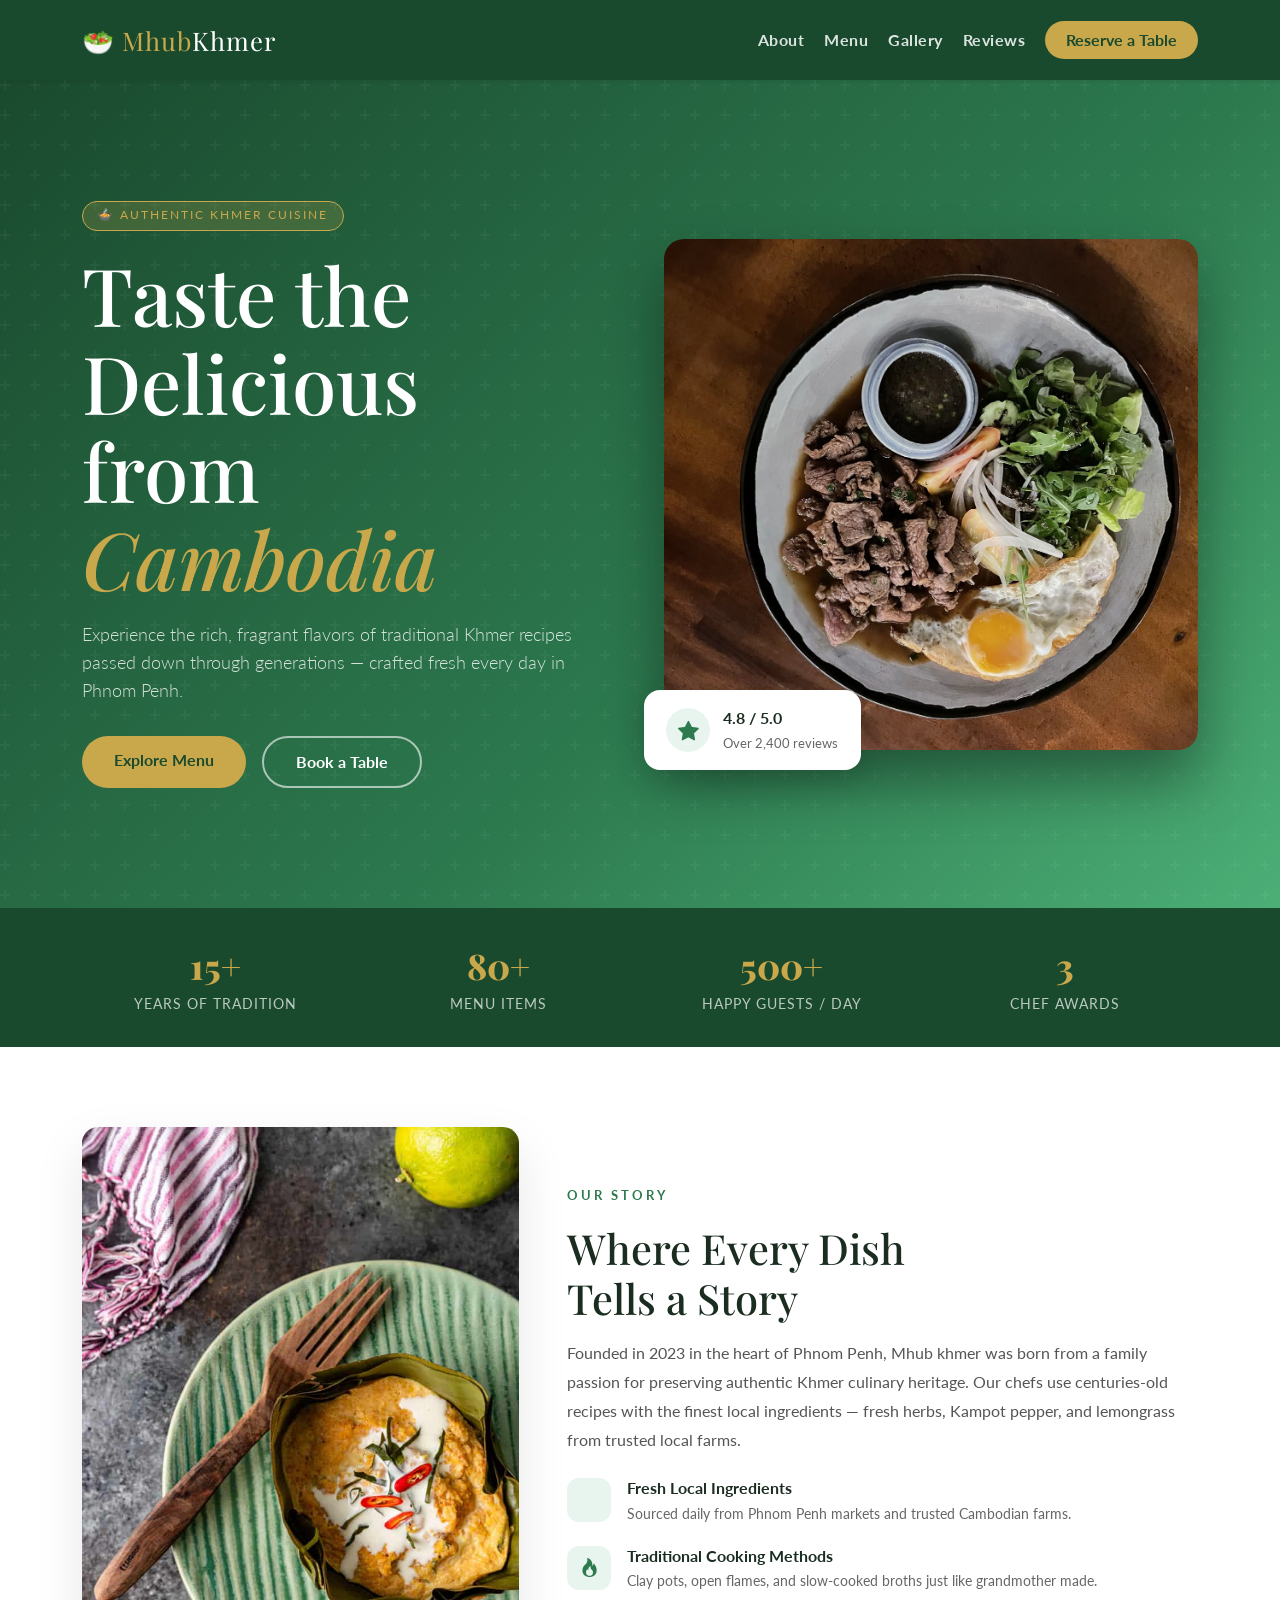
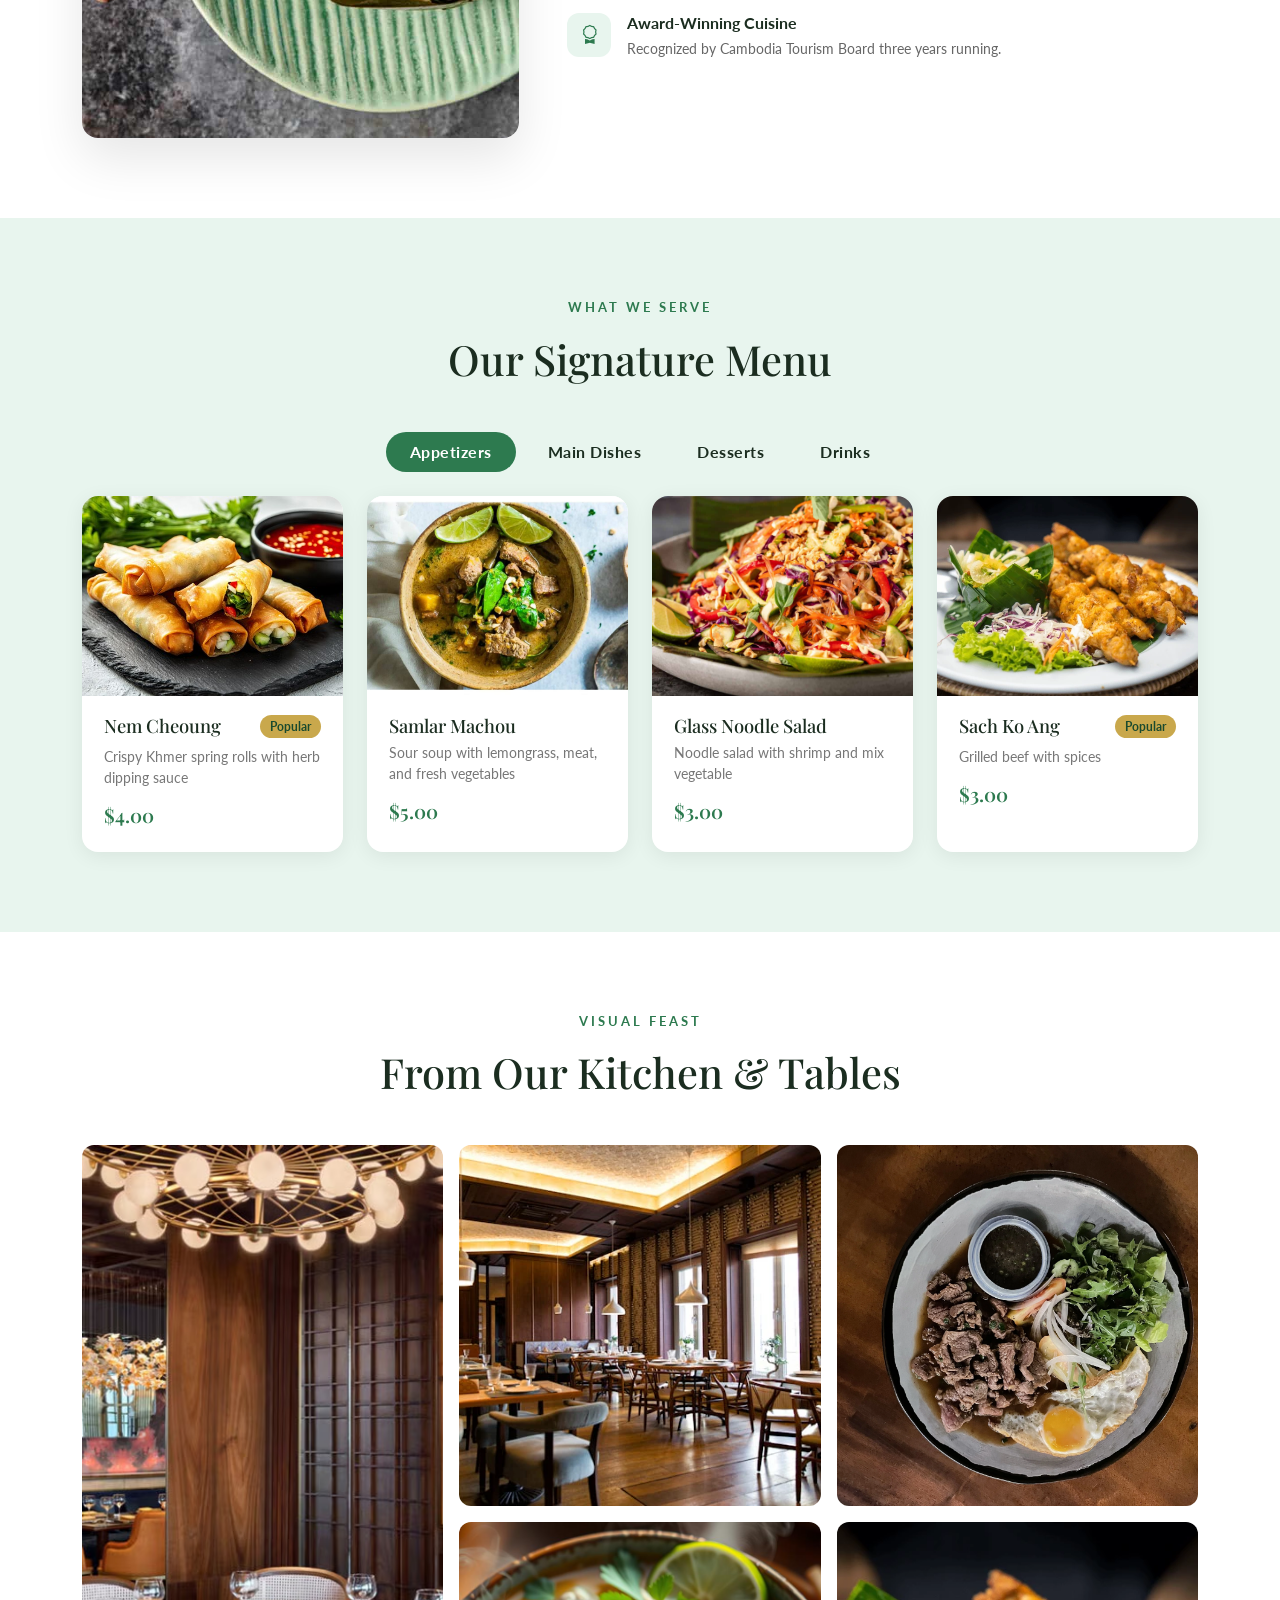
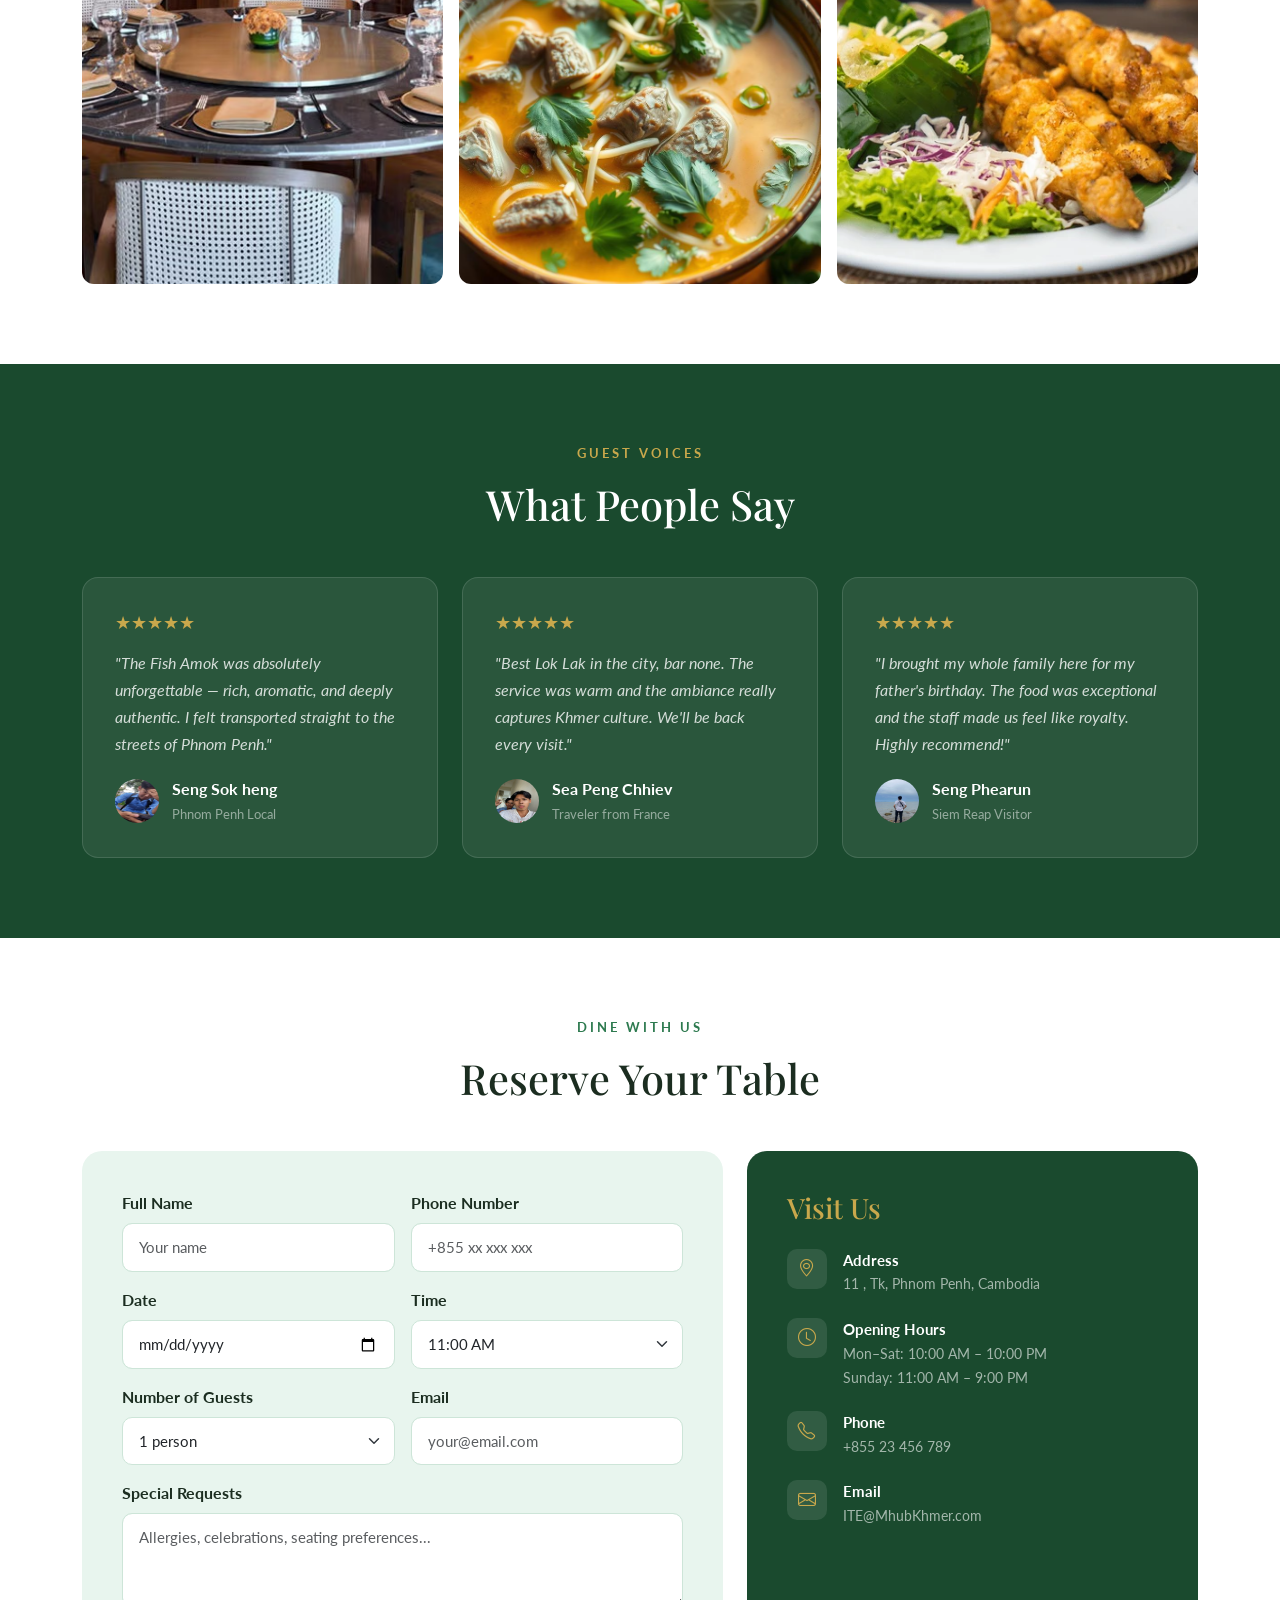
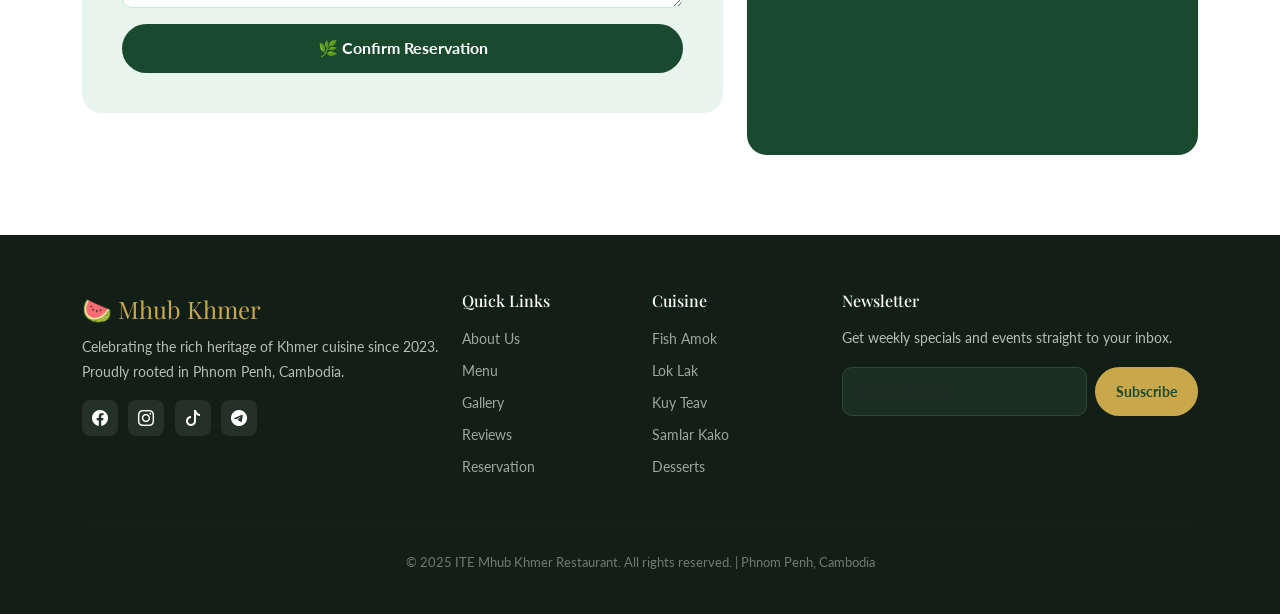
<file: index.html>
<!DOCTYPE html>
<html lang="en">
<head>
  <meta charset="UTF-8" />
  <meta name="viewport" content="width=device-width, initial-scale=1.0"/>
  <title>ITE Mhub Khmer – Khmer Restaurant</title>

  <!-- Bootstrap 5 -->
  <link href="https://cdn.jsdelivr.net/npm/bootstrap@5.3.3/dist/css/bootstrap.min.css" rel="stylesheet"/>
  <!-- Bootstrap Icons -->
  <link href="https://cdn.jsdelivr.net/npm/bootstrap-icons@1.11.3/font/bootstrap-icons.css" rel="stylesheet"/>
  <!-- Google Fonts -->
  <link href="https://fonts.googleapis.com/css2?family=Playfair+Display:ital,wght@0,600;0,800;1,600&family=Lato:wght@300;400;700&display=swap" rel="stylesheet"/>
  <link rel="stylesheet" href="style.css">
  <link rel="stylesheet" href="https://cdn.jsdelivr.net/npm/bootstrap-icons@1.11.3/font/bootstrap-icons.min.css">
</head>
<body>

<!-- NAVBAR -->
<nav class="navbar navbar-expand-lg sticky-top shadow-sm">
  <div class="container">
    <a class="navbar-brand" href="#"> &#129367 Mhub<span>Khmer</span></a>
    <button class="navbar-toggler border-0" type="button" data-bs-toggle="collapse" data-bs-target="#navMenu">
      <span class="navbar-toggler-icon" style="filter:invert(1)"></span>
    </button>
    <div class="collapse navbar-collapse" id="navMenu">
      <ul class="navbar-nav ms-auto align-items-lg-center gap-lg-1 mb-2 mb-lg-0">
        <li class="nav-item"><a class="nav-link" href="#about">About</a></li>
        <li class="nav-item"><a class="nav-link" href="#menu">Menu</a></li>
        <li class="nav-item"><a class="nav-link" href="#gallery">Gallery</a></li>
        <li class="nav-item"><a class="nav-link" href="#reviews">Reviews</a></li>
        <li class="nav-item ms-lg-2">
          <a class="btn btn-reserve" href="#reservation">Reserve a Table</a>
        </li>
      </ul>
    </div>
  </div>
</nav>

<!-- HERO -->
<section class="hero">
  <div class="container hero-content">
    <div class="row align-items-center g-5">
      <div class="col-lg-6">
        <div class="hero-badge"> &#127858 Authentic Khmer Cuisine</div>
        <h1>Taste the Delicious<br>from <em>Cambodia</em></h1>
        <p>Experience the rich, fragrant flavors of traditional Khmer recipes passed down through generations — crafted fresh every day in Phnom Penh.</p>
        <div class="d-flex flex-wrap gap-3">
          <a href="#menu" class="btn btn-primary-custom">Explore Menu</a>
          <a href="#reservation" class="btn btn-outline-custom">Book a Table</a>
        </div>
      </div>
      <div class="col-lg-6 d-none d-lg-block">
        <div class="hero-img-wrap">
          <img src="luk_lak2.webp" alt="Khmer food spread"/>
          <div class="hero-badge-float">
            <div class="icon"><i class="bi bi-star-fill"></i></div>
            <div>
              <strong>4.8 / 5.0</strong>
              <span>Over 2,400 reviews</span>
            </div>
          </div>
        </div>
      </div>
    </div>
  </div>
</section>

<!-- STATS -->
<section class="stats-strip">
  <div class="container">
    <div class="row g-3 text-center">
      <div class="col-6 col-md-3"><div class="stat-item"><div class="num">15+</div><p>Years of Tradition</p></div></div>
      <div class="col-6 col-md-3"><div class="stat-item"><div class="num">80+</div><p>Menu Items</p></div></div>
      <div class="col-6 col-md-3"><div class="stat-item"><div class="num">500+</div><p>Happy Guests / Day</p></div></div>
      <div class="col-6 col-md-3"><div class="stat-item"><div class="num">3</div><p>Chef Awards</p></div></div>
    </div>
  </div>
</section>

<!-- ABOUT -->
<section class="about-section" id="about">
  <div class="container">
    <div class="row align-items-center g-5">
      <div class="col-lg-5">
        <img src="fish_almok.jpg" alt="Our Kitchen" class="about-img"/>
      </div>
      <div class="col-lg-7">
        <p class="section-label">Our Story</p>
        <h2 class="mb-3">Where Every Dish<br>Tells a Story</h2>
        <p class="mb-4">Founded in 2023 in the heart of Phnom Penh, Mhub khmer was born from a family passion for preserving authentic Khmer culinary heritage. Our chefs use centuries-old recipes with the finest local ingredients — fresh herbs, Kampot pepper, and lemongrass from trusted local farms.</p>
        <div class="about-feature">
          <div class="icon"><i class="bi bi-leaf"></i></div>
          <div><h6>Fresh Local Ingredients</h6><p>Sourced daily from Phnom Penh markets and trusted Cambodian farms.</p></div>
        </div>
        <div class="about-feature">
          <div class="icon"><i class="bi bi-fire"></i></div>
          <div><h6>Traditional Cooking Methods</h6><p>Clay pots, open flames, and slow-cooked broths just like grandmother made.</p></div>
        </div>
        <div class="about-feature">
          <div class="icon"><i class="bi bi-award"></i></div>
          <div><h6>Award-Winning Cuisine</h6><p>Recognized by Cambodia Tourism Board three years running.</p></div>
        </div>
      </div>
    </div>
  </div>
</section>


<!-- MENU -->
<section class="menu-section" id="menu">
  <div class="container">
    <div class="section-title">
      <p class="label">What We Serve</p>
      <h2>Our Signature Menu</h2>
    </div>
    <ul class="nav nav-pills justify-content-center mb-4 menu-tabs gap-2" id="menuTabs">
      <li class="nav-item"><button class="nav-link active" data-bs-toggle="pill" data-bs-target="#appetizers">Appetizers</button></li>
      <li class="nav-item"><button class="nav-link" data-bs-toggle="pill" data-bs-target="#mains">Main Dishes</button></li>
      <li class="nav-item"><button class="nav-link" data-bs-toggle="pill" data-bs-target="#desserts">Desserts</button></li>
      <li class="nav-item"><button class="nav-link" data-bs-toggle="pill" data-bs-target="#drinks">Drinks</button></li>
    </ul>
    <div class="tab-content">

      <!-- Appetizers -->
      <div class="tab-pane fade show active" id="appetizers">
        <div class="row g-4">
          <div class="col-md-6 col-lg-3">
            <div class="menu-card">
              <img src="nem1.jpg" alt="Spring Rolls"/>
              <div class="menu-card-body">
                <div class="d-flex justify-content-between align-items-start mb-1">
                  <h5>Nem Cheoung</h5><span class="badge-popular">Popular</span>
                </div>
                <p>Crispy Khmer spring rolls with herb dipping sauce</p>
                <span class="price">$4.00</span>
              </div>
            </div>
          </div>
          <div class="col-md-6 col-lg-3">
            <div class="menu-card">
              <img src="samlar Machou1.jpg" alt="Soup"/>
              <div class="menu-card-body">
                <h5>Samlar Machou</h5>
                <p>Sour soup with lemongrass, meat, and fresh vegetables</p>
                <span class="price">$5.00</span>
              </div>
            </div>
          </div>
          <div class="col-md-6 col-lg-3">
            <div class="menu-card">
              <img src="Glass noodle salad.jpg" alt="Salad"/>
              <div class="menu-card-body">
                <h5>Glass Noodle Salad</h5>
                <p>Noodle salad with shrimp and mix vegetable</p>
                <span class="price">$3.00</span>
              </div>
            </div>
          </div>
          <div class="col-md-6 col-lg-3">
            <div class="menu-card">
              <img src="sach ko ang.webp" alt="Satay"/>
              <div class="menu-card-body">
                <div class="d-flex justify-content-between align-items-start mb-1">
                  <h5>Sach Ko Ang</h5><span class="badge-popular">Popular</span>
                </div>
                <p>Grilled beef with spices</p>
                <span class="price">$3.00</span>
              </div>
            </div>
          </div>
        </div>
      </div>

      <!-- Main Dishes -->
      <div class="tab-pane fade" id="mains">
        <div class="row g-4">
          <div class="col-md-6 col-lg-3">
            <div class="menu-card">
              <img src="fish amok2.jpg" alt="Fish Amok"/>
              <div class="menu-card-body">
                <div class="d-flex justify-content-between align-items-start mb-1">
                  <h5>Fish Amok</h5><span class="badge-popular">Chef's Pick</span>
                </div>
                <p>National dish — steamed fish in coconut kroeung curry</p>
                <span class="price">$10.00</span>
              </div>
            </div>
          </div>
          <div class="col-md-6 col-lg-3">
            <div class="menu-card">
              <img src="luk_lak.jpg" alt="Lok Lak"/>
              <div class="menu-card-body">
                <h5>Lok Lak</h5>
                <p>Wok-tossed beef with lime-pepper dipping sauce and egg</p>
                <span class="price">$9.50</span>
              </div>
            </div>
          </div>
          <div class="col-md-6 col-lg-3">
            <div class="menu-card">
              <img src="kuy teav.jpg" alt="Kuy Teav"/>
              <div class="menu-card-body">
                <h5>Kuy Teav</h5>
                <p>Rice noodle soup with pork broth, herbs &amp; bean sprouts</p>
                <span class="price">$8.00</span>
              </div>
            </div>
          </div>
          <div class="col-md-6 col-lg-3">
            <div class="menu-card">
              <img src="samlar kako.jpg" alt="Samlar Kako"/>
              <div class="menu-card-body">
                <h5>Samlar Kako</h5>
                <p>Mixed vegetable stew with roasted coconut and tofu</p>
                <span class="price">$7.00</span>
              </div>
            </div>
          </div>
        </div>
      </div>

      <!-- Desserts -->
      <div class="tab-pane fade" id="desserts">
        <div class="row g-4">
          <div class="col-md-6 col-lg-3">
            <div class="menu-card">
              <img src="num ansom.jpeg" alt="Num Ansom"/>
              <div class="menu-card-body">
                <h5>Num Ansom</h5>
                <p>Sticky rice cake with banana and coconut milk in banana leaf</p>
                <span class="price">$3.00</span>
              </div>
            </div>
          </div>
          <div class="col-md-6 col-lg-3">
            <div class="menu-card">
              <img src="ah kor thnort.jpg" alt="ah kor thnort"/>
              <div class="menu-card-body">
                <div class="d-flex justify-content-between align-items-start mb-1">
                  <h5>Ah Kor Thnort</h5><span class="badge-popular">Popular</span>
                </div>
                <p>Coconut rice pudding with palm sugar</p>
                <span class="price">$3.50</span>
              </div>
            </div>
          </div>
          <div class="col-md-6 col-lg-3">
            <div class="menu-card">
              <img src="Num plae ai.jpg" alt="Num Plae Ai"/>
              <div class="menu-card-body">
                <h5>Num Plae Ai</h5>
                <p>Sesame and palm sugar sticky balls — a street classic</p>
                <span class="price">$2.50</span>
              </div>
            </div>
          </div>
          <div class="col-md-6 col-lg-3">
            <div class="menu-card">
              <img src="num kong.jpg" alt="Num kong"/>
              <div class="menu-card-body">
                <h5>Num Kong</h5>
                <p>Khmer donut </p>
                <span class="price">$2.00</span>
              </div>
            </div>
          </div>
        </div>
      </div>

      <!-- Drinks -->
      <div class="tab-pane fade" id="drinks">
        <div class="row g-4">
          <div class="col-md-3 col-lg-2">
            <div class="menu-card">
              <img src="macha1.webp" alt="Macha"/>
              <div class="menu-card-body">
                <div class="d-flex justify-content-between align-items-start mb-2">
                  <h5>Macha</h5><span class="badge-popular">Refreshing</span>
                </div>
                <p>Fresh-pressed sugar cane juice with lime</p>
                <span class="price">$2.50</span>
              </div>
            </div>
          </div>
          <div class="col-md-6 col-lg-3">
            <div class="menu-card">
              <img src="ice tea.webp" alt="Jasmine Tea"/>
              <div class="menu-card-body">
                <h5>Jasmine Iced Tea</h5>
                <p>Traditional Khmer jasmine tea served cold with honey</p>
                <span class="price">$1.50</span>
              </div>
            </div>
          </div>
          <div class="col-md-6 col-lg-3">
            <div class="menu-card">
              <img src="coffee.png" alt="Coffee"/>
              <div class="menu-card-body">
                <h5>Cambodian Coffee</h5>
                <p>Strong drip coffee with sweetened condensed milk on ice  coffee from Modolkiri</p>
                <span class="price">$2.00</span>
              </div>
            </div>
          </div>
          <div class="col-md-6 col-lg-3">
            <div class="menu-card">
              <img src="tropical-smoothie2.webp" alt="Smoothie"/>
              <div class="menu-card-body">
                <h5>Tropical Smoothie</h5>
                <p>Mango, pineapple &amp; coconut blended with a hint of ginger</p>
                <span class="price">$3.50</span>
              </div>
            </div>
          </div>
        </div>
      </div>

    </div>
  </div>
</section>

<!-- GALLERY -->
<section class="gallery-section" id="gallery">
  <div class="container">
    <div class="section-title">
      <p class="label">Visual Feast</p>
      <h2>From Our Kitchen &amp; Tables</h2>
    </div>
    <div class="gallery-grid">
      <div class="gallery-item big">
        <img src="enviroment1.avif" alt="Interior"/>
        <div class="overlay"><i class="bi bi-zoom-in"></i></div>
      </div>
      <div class="gallery-item">
        <img src="image shop.webp" alt="enviroment"/>
        <div class="overlay"><i class="bi bi-zoom-in"></i></div>
      </div>
      <div class="gallery-item">
        <img src="luk_lak2.webp" alt="Lok Lak"/>
        <div class="overlay"><i class="bi bi-zoom-in"></i></div>
      </div>
      <div class="gallery-item">
        <img src="Samlar Machou.jpg" alt="Soup"/>
        <div class="overlay"><i class="bi bi-zoom-in"></i></div>
      </div>
      <div class="gallery-item">
        <img src="sach ko ang.webp" alt="Grill"/>
        <div class="overlay"><i class="bi bi-zoom-in"></i></div>
      </div>
    </div>
  </div>
</section>

<!-- TESTIMONIALS -->
<section class="testimonials-section" id="reviews">
  <div class="container">
    <div class="section-title">
      <p class="label">Guest Voices</p>
      <h2>What People Say</h2>
    </div>
    <div class="row g-4">
      <div class="col-md-4">
        <div class="testi-card">
          <div class="stars">★★★★★</div>
          <p>"The Fish Amok was absolutely unforgettable — rich, aromatic, and deeply authentic. I felt transported straight to the streets of Phnom Penh."</p>
          <div class="author">
            <img src="seng sok heng.jpg" alt="seng sok heng" class="avatar">
            <div><strong>Seng Sok heng</strong><span>Phnom Penh Local</span></div>
          </div>
        </div>
      </div>
      <div class="col-md-4">
        <div class="testi-card">
          <div class="stars">★★★★★</div>
          <p>"Best Lok Lak in the city, bar none. The service was warm and the ambiance really captures Khmer culture. We'll be back every visit."</p>
          <div class="author">
          <img src="peng chhiev.jpg" alt="seng sok heng" class="avatar">
            <div><strong>Sea Peng Chhiev</strong><span>Traveler from France</span></div>
          </div>
        </div>
      </div>
      <div class="col-md-4">
        <div class="testi-card">
          <div class="stars">★★★★★</div>
          <p>"I brought my whole family here for my father's birthday. The food was exceptional and the staff made us feel like royalty. Highly recommend!"</p>
          <div class="author">
            <img src="phearun.jpg" alt="seng sok heng" class="avatar">
            <div><strong>Seng Phearun</strong><span>Siem Reap Visitor</span></div>
          </div>
        </div>
      </div>
    </div>
  </div>
</section>

<!-- RESERVATION -->
<section class="reservation-section" id="reservation">
  <div class="container">
    <div class="section-title">
      <p class="label" style="color:var(--green-mid)">Dine With Us</p>
      <h2>Reserve Your Table</h2>
    </div>
    <div class="row g-4 align-items-stretch">
      <div class="col-lg-7">
        <div class="res-form-wrap">
          <div class="row g-3">
            <div class="col-md-6">
              <label class="form-label fw-bold">Full Name</label>
              <input type="text" class="form-control" placeholder="Your name"/>
            </div>
            <div class="col-md-6">
              <label class="form-label fw-bold">Phone Number</label>
              <input type="tel" class="form-control" placeholder="+855 xx xxx xxx"/>
            </div>
            <div class="col-md-6">
              <label class="form-label fw-bold">Date</label>
              <input type="date" class="form-control"/>
            </div>
            <div class="col-md-6">
              <label class="form-label fw-bold">Time</label>
              <select class="form-select">
                <option>11:00 AM</option><option>12:00 PM</option>
                <option>1:00 PM</option><option>6:00 PM</option>
                <option>7:00 PM</option><option>8:00 PM</option>
              </select>
            </div>
            <div class="col-md-6">
              <label class="form-label fw-bold">Number of Guests</label>
              <select class="form-select">
                <option>1 person</option><option>2 persons</option>
                <option>3–4 persons</option><option>5–8 persons</option>
                <option>9+ persons (group)</option>
              </select>
            </div>
            <div class="col-md-6">
              <label class="form-label fw-bold">Email</label>
              <input type="email" class="form-control" placeholder="your@email.com"/>
            </div>
            <div class="col-12">
              <label class="form-label fw-bold">Special Requests</label>
              <textarea class="form-control" rows="3" placeholder="Allergies, celebrations, seating preferences..."></textarea>
            </div>
            <div class="col-12">
              <button class="btn btn-book">🌿 Confirm Reservation</button>
            </div>
          </div>
        </div>
      </div>
      <div class="col-lg-5">
        <div class="res-info-card">
          <h3>Visit Us</h3>
          <div class="info-item">
            <div class="icon"><i class="bi bi-geo-alt"></i></div>
            <div><strong>Address</strong><span>11 , Tk, Phnom Penh, Cambodia</span></div>
          </div>
          <div class="info-item">
            <div class="icon"><i class="bi bi-clock"></i></div>
            <div>
              <strong>Opening Hours</strong>
              <span>Mon–Sat: 10:00 AM – 10:00 PM</span><br>
              <span>Sunday: 11:00 AM – 9:00 PM</span>
            </div>
          </div>
          <div class="info-item">
            <div class="icon"><i class="bi bi-telephone"></i></div>
            <div><strong>Phone</strong><span>+855 23 456 789</span></div>
          </div>
          <div class="info-item">
            <div class="icon"><i class="bi bi-envelope"></i></div>
            <div><strong>Email</strong><span>ITE@MhubKhmer.com</span></div>
          </div>
          <div class="mt-3">
  <iframe
    src="https://www.google.com/maps?q=RUPP+STEM+Building&output=embed"
    width="100%"
    height="160"
    style="border:0;border-radius:12px;"
    allowfullscreen=""
    loading="lazy">
  </iframe>
</div>
        </div>
      </div>
    </div>
  </div>
</section>

<!-- FOOTER -->
<footer>
  <div class="container">
    <div class="row g-4">
      <div class="col-lg-4">
        <div class="brand">	&#127817 Mhub Khmer</div>
        <p>Celebrating the rich heritage of Khmer cuisine since 2023. Proudly rooted in Phnom Penh, Cambodia.</p>
        <div class="social-links mt-3">
          <a href="#"><i class="bi bi-facebook"></i></a>
          <a href="#"><i class="bi bi-instagram"></i></a>
          <a href="#"><i class="bi bi-tiktok"></i></a>
          <a href="#"><i class="bi bi-telegram"></i></a>
        </div>
      </div>
      <div class="col-6 col-lg-2">
        <h6>Quick Links</h6>
        <ul>
          <li><a href="#about">About Us</a></li>
          <li><a href="#menu">Menu</a></li>
          <li><a href="#gallery">Gallery</a></li>
          <li><a href="#reviews">Reviews</a></li>
          <li><a href="#reservation">Reservation</a></li>
        </ul>
      </div>
      <div class="col-6 col-lg-2">
        <h6>Cuisine</h6>
        <ul>
          <li><a href="#">Fish Amok</a></li>
          <li><a href="#">Lok Lak</a></li>
          <li><a href="#">Kuy Teav</a></li>
          <li><a href="#">Samlar Kako</a></li>
          <li><a href="#">Desserts</a></li>
        </ul>
      </div>
      <div class="col-lg-4">
        <h6>Newsletter</h6>
        <p>Get weekly specials and events straight to your inbox.</p>
        <div class="d-flex gap-2">
          <input type="email" class="form-control form-control-sm" placeholder="Email address"
            style="background:#1c2e22;border-color:#2d4a35;color:#fff"/>
          <button class="btn btn-sm btn-reserve flex-shrink-0">Subscribe</button>
        </div>
      </div>
    </div>
    <hr class="footer-divider"/>
    <p class="footer-bottom">© 2025 ITE Mhub Khmer Restaurant. All rights reserved. | Phnom Penh, Cambodia</p>
  </div>
</footer>

<!-- Scroll to Top -->
<button id="toTop" title="Back to top"><i class="bi bi-chevron-up"></i></button>

<!-- Bootstrap JS -->
<script src="https://cdn.jsdelivr.net/npm/bootstrap@5.3.3/dist/js/bootstrap.bundle.min.js"></script>
<script>
  const btn = document.getElementById('toTop');
  window.addEventListener('scroll', () => {
    btn.classList.toggle('visible', window.scrollY > 400);
  });
  btn.addEventListener('click', () => window.scrollTo({ top: 0, behavior: 'smooth' }));

  document.querySelectorAll('a[href^="#"]').forEach(a => {
    a.addEventListener('click', e => {
      const target = document.querySelector(a.getAttribute('href'));
      if (target) {
        e.preventDefault();
        target.scrollIntoView({ behavior: 'smooth', block: 'start' });
      }
    });
  });

  document.querySelectorAll('.navbar-nav .nav-link').forEach(link => {
    link.addEventListener('click', () => {
      const collapse = document.getElementById('navMenu');
      if (collapse.classList.contains('show')) {
        bootstrap.Collapse.getInstance(collapse)?.hide();
      }
    });
  });
</script>
</body>
</html>
</file>
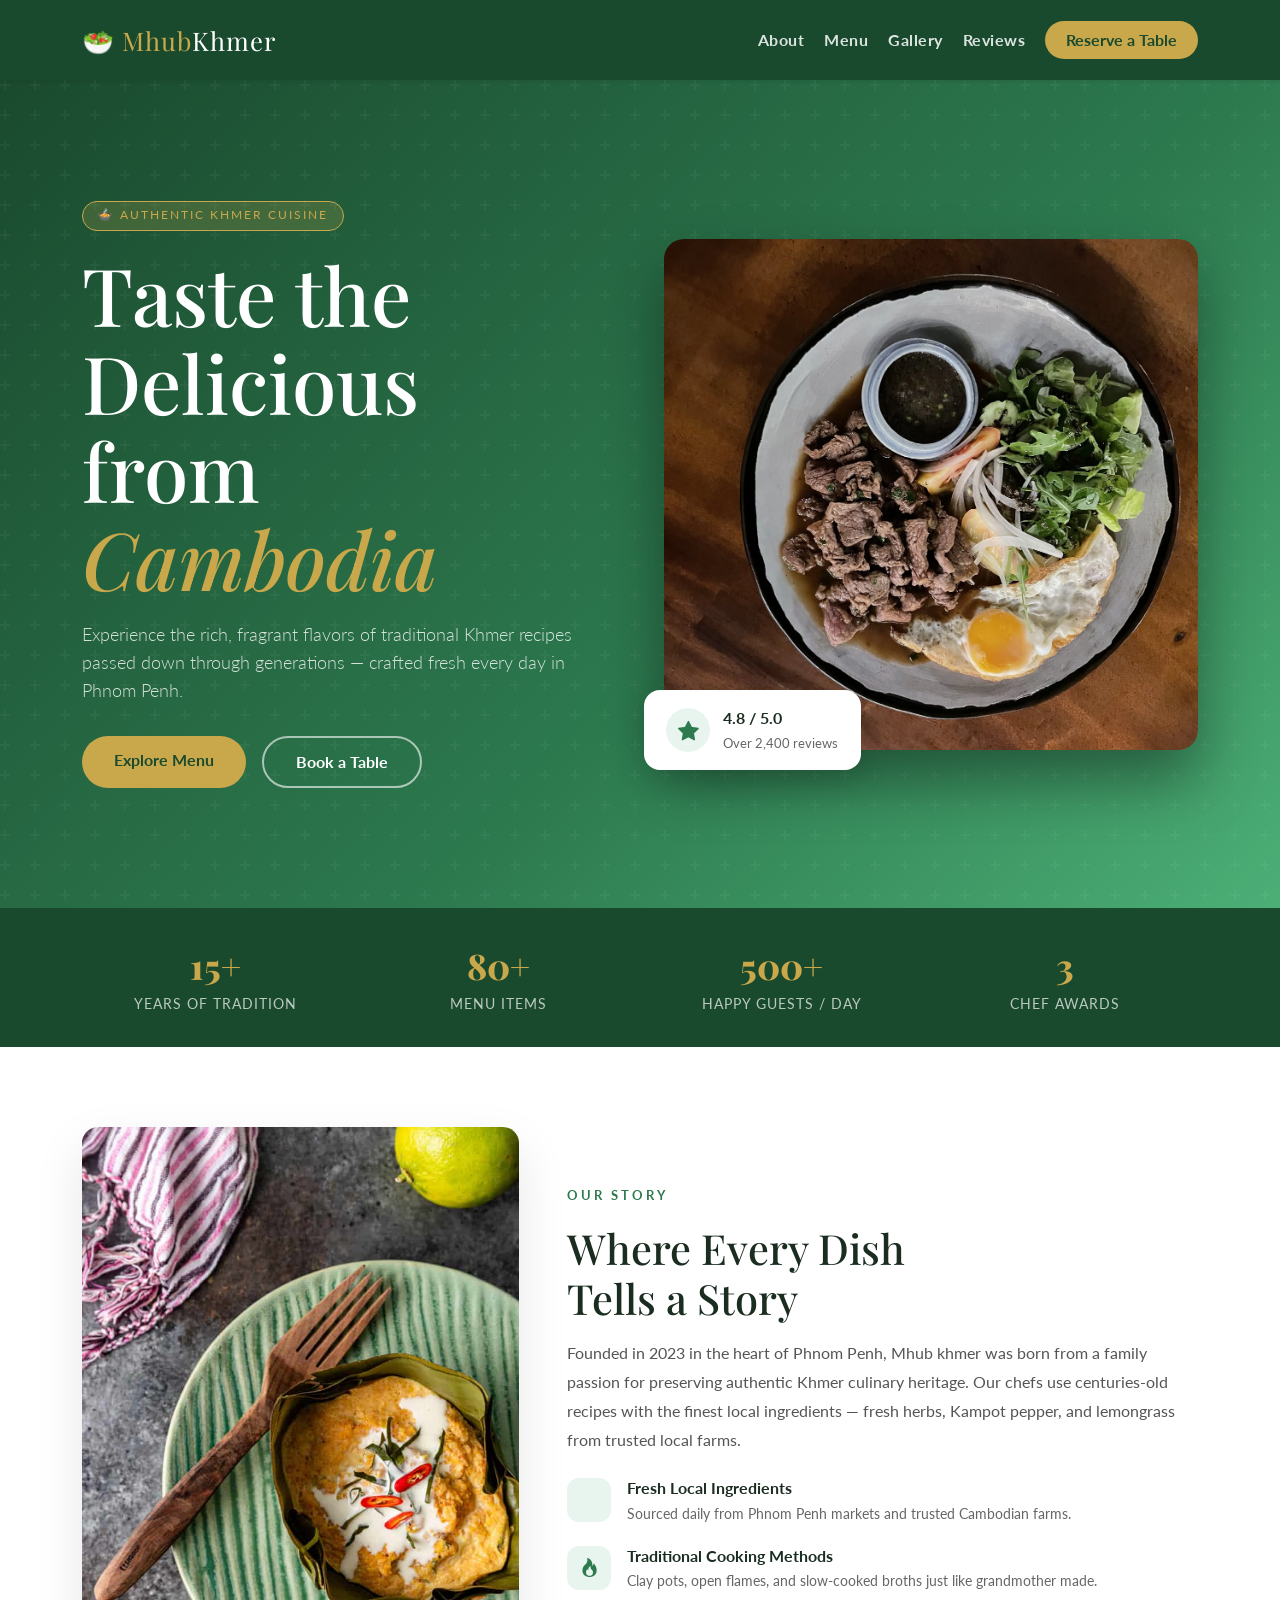
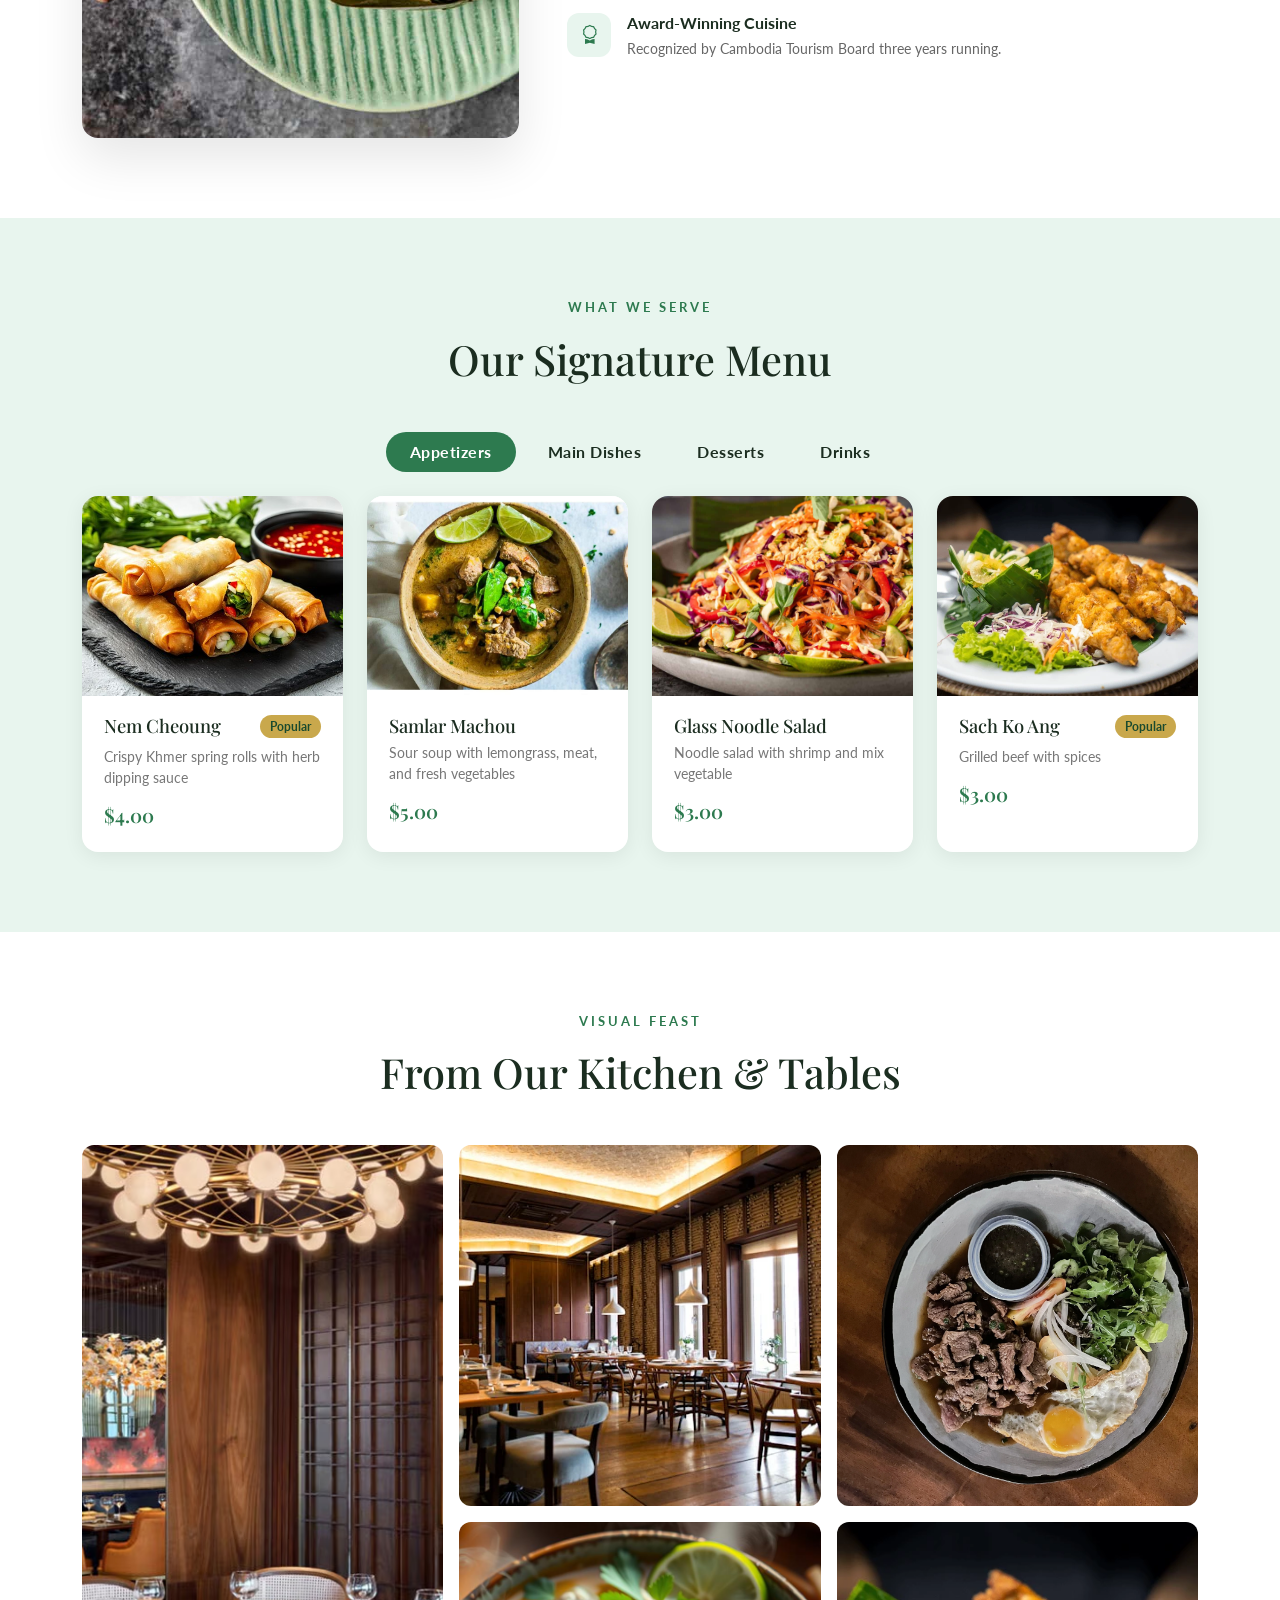
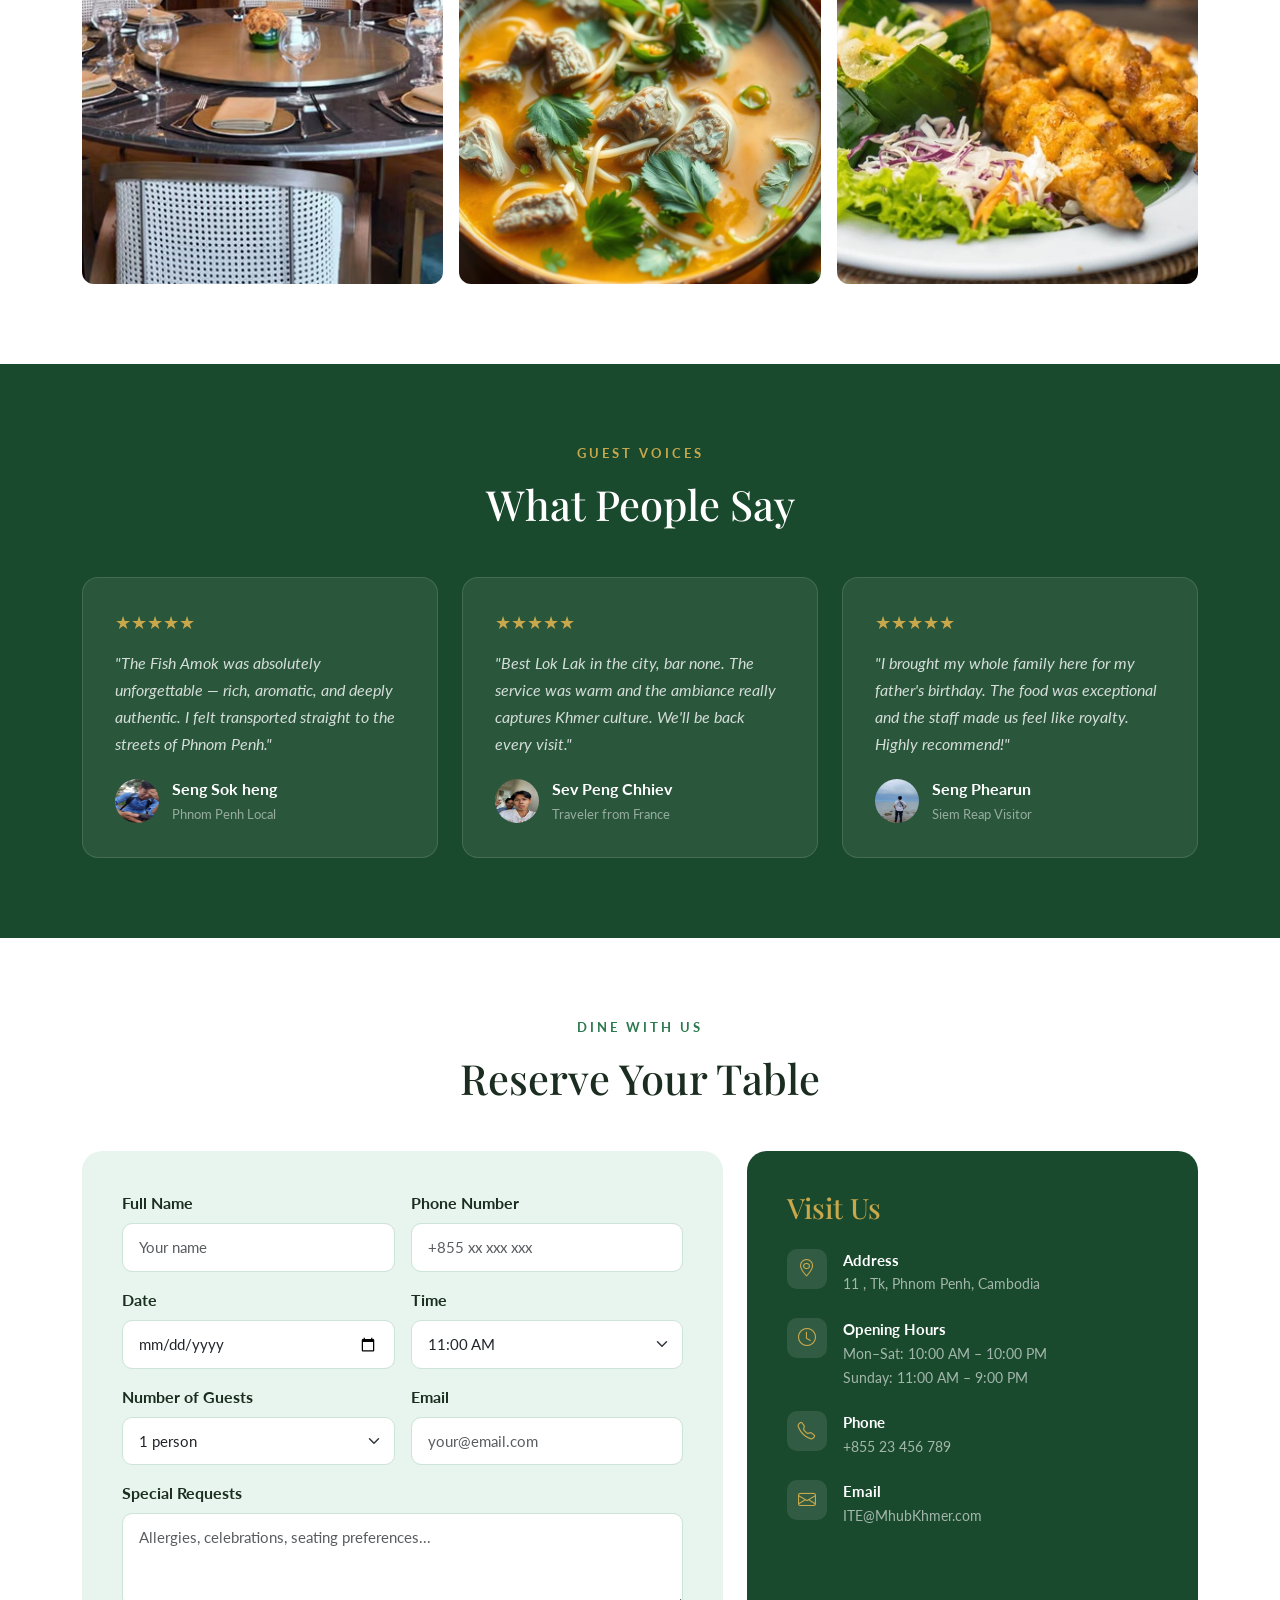
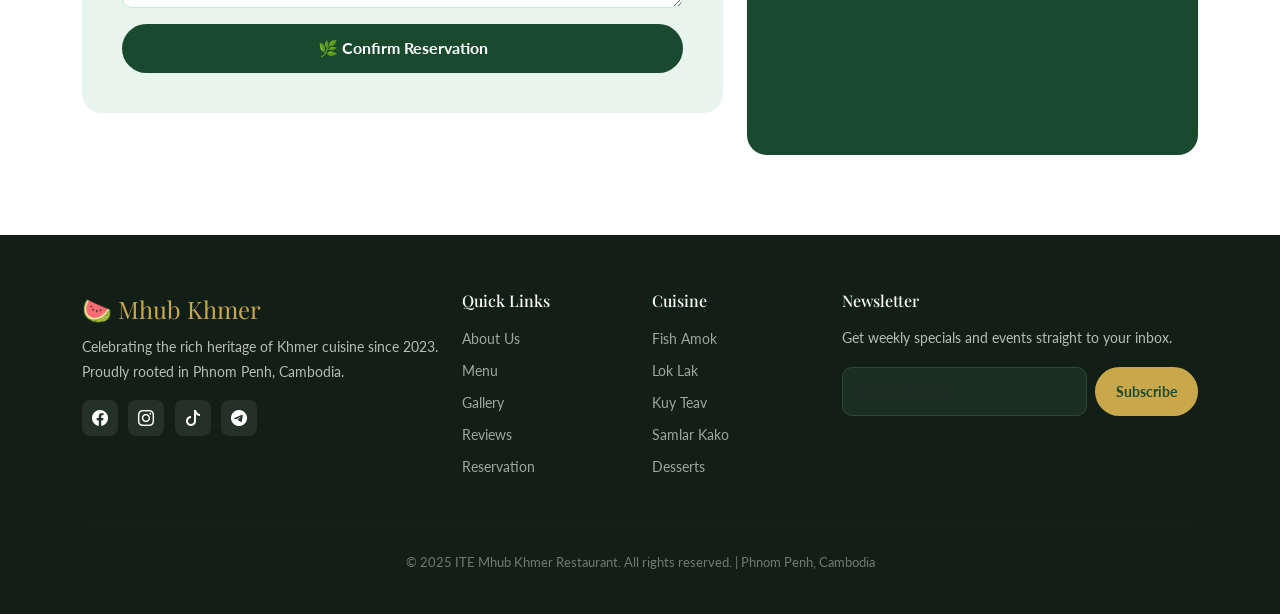
<file: restaurant_website.html>
<!DOCTYPE html>
<html lang="en">
<head>
  <meta charset="UTF-8" />
  <meta name="viewport" content="width=device-width, initial-scale=1.0"/>
  <title>ITE Mhub Khmer – Khmer Restaurant</title>

  <!-- Bootstrap 5 -->
  <link href="https://cdn.jsdelivr.net/npm/bootstrap@5.3.3/dist/css/bootstrap.min.css" rel="stylesheet"/>
  <!-- Bootstrap Icons -->
  <link href="https://cdn.jsdelivr.net/npm/bootstrap-icons@1.11.3/font/bootstrap-icons.css" rel="stylesheet"/>
  <!-- Google Fonts -->
  <link href="https://fonts.googleapis.com/css2?family=Playfair+Display:ital,wght@0,600;0,800;1,600&family=Lato:wght@300;400;700&display=swap" rel="stylesheet"/>
  <link rel="stylesheet" href="style.css">
  <link rel="stylesheet" href="https://cdn.jsdelivr.net/npm/bootstrap-icons@1.11.3/font/bootstrap-icons.min.css">
</head>
<body>

<!-- NAVBAR -->
<nav class="navbar navbar-expand-lg sticky-top shadow-sm">
  <div class="container">
    <a class="navbar-brand" href="#"> &#129367 Mhub<span>Khmer</span></a>
    <button class="navbar-toggler border-0" type="button" data-bs-toggle="collapse" data-bs-target="#navMenu">
      <span class="navbar-toggler-icon" style="filter:invert(1)"></span>
    </button>
    <div class="collapse navbar-collapse" id="navMenu">
      <ul class="navbar-nav ms-auto align-items-lg-center gap-lg-1 mb-2 mb-lg-0">
        <li class="nav-item"><a class="nav-link" href="#about">About</a></li>
        <li class="nav-item"><a class="nav-link" href="#menu">Menu</a></li>
        <li class="nav-item"><a class="nav-link" href="#gallery">Gallery</a></li>
        <li class="nav-item"><a class="nav-link" href="#reviews">Reviews</a></li>
        <li class="nav-item ms-lg-2">
          <a class="btn btn-reserve" href="#reservation">Reserve a Table</a>
        </li>
      </ul>
    </div>
  </div>
</nav>

<!-- HERO -->
<section class="hero">
  <div class="container hero-content">
    <div class="row align-items-center g-5">
      <div class="col-lg-6">
        <div class="hero-badge"> &#127858 Authentic Khmer Cuisine</div>
        <h1>Taste the Delicious<br>from <em>Cambodia</em></h1>
        <p>Experience the rich, fragrant flavors of traditional Khmer recipes passed down through generations — crafted fresh every day in Phnom Penh.</p>
        <div class="d-flex flex-wrap gap-3">
          <a href="#menu" class="btn btn-primary-custom">Explore Menu</a>
          <a href="#reservation" class="btn btn-outline-custom">Book a Table</a>
        </div>
      </div>
      <div class="col-lg-6 d-none d-lg-block">
        <div class="hero-img-wrap">
          <img src="luk_lak2.webp" alt="Khmer food spread"/>
          <div class="hero-badge-float">
            <div class="icon"><i class="bi bi-star-fill"></i></div>
            <div>
              <strong>4.8 / 5.0</strong>
              <span>Over 2,400 reviews</span>
            </div>
          </div>
        </div>
      </div>
    </div>
  </div>
</section>

<!-- STATS -->
<section class="stats-strip">
  <div class="container">
    <div class="row g-3 text-center">
      <div class="col-6 col-md-3"><div class="stat-item"><div class="num">15+</div><p>Years of Tradition</p></div></div>
      <div class="col-6 col-md-3"><div class="stat-item"><div class="num">80+</div><p>Menu Items</p></div></div>
      <div class="col-6 col-md-3"><div class="stat-item"><div class="num">500+</div><p>Happy Guests / Day</p></div></div>
      <div class="col-6 col-md-3"><div class="stat-item"><div class="num">3</div><p>Chef Awards</p></div></div>
    </div>
  </div>
</section>

<!-- ABOUT -->
<section class="about-section" id="about">
  <div class="container">
    <div class="row align-items-center g-5">
      <div class="col-lg-5">
        <img src="fish_almok.jpg" alt="Our Kitchen" class="about-img"/>
      </div>
      <div class="col-lg-7">
        <p class="section-label">Our Story</p>
        <h2 class="mb-3">Where Every Dish<br>Tells a Story</h2>
        <p class="mb-4">Founded in 2023 in the heart of Phnom Penh, Mhub khmer was born from a family passion for preserving authentic Khmer culinary heritage. Our chefs use centuries-old recipes with the finest local ingredients — fresh herbs, Kampot pepper, and lemongrass from trusted local farms.</p>
        <div class="about-feature">
          <div class="icon"><i class="bi bi-leaf"></i></div>
          <div><h6>Fresh Local Ingredients</h6><p>Sourced daily from Phnom Penh markets and trusted Cambodian farms.</p></div>
        </div>
        <div class="about-feature">
          <div class="icon"><i class="bi bi-fire"></i></div>
          <div><h6>Traditional Cooking Methods</h6><p>Clay pots, open flames, and slow-cooked broths just like grandmother made.</p></div>
        </div>
        <div class="about-feature">
          <div class="icon"><i class="bi bi-award"></i></div>
          <div><h6>Award-Winning Cuisine</h6><p>Recognized by Cambodia Tourism Board three years running.</p></div>
        </div>
      </div>
    </div>
  </div>
</section>


<!-- MENU -->
<section class="menu-section" id="menu">
  <div class="container">
    <div class="section-title">
      <p class="label">What We Serve</p>
      <h2>Our Signature Menu</h2>
    </div>
    <ul class="nav nav-pills justify-content-center mb-4 menu-tabs gap-2" id="menuTabs">
      <li class="nav-item"><button class="nav-link active" data-bs-toggle="pill" data-bs-target="#appetizers">Appetizers</button></li>
      <li class="nav-item"><button class="nav-link" data-bs-toggle="pill" data-bs-target="#mains">Main Dishes</button></li>
      <li class="nav-item"><button class="nav-link" data-bs-toggle="pill" data-bs-target="#desserts">Desserts</button></li>
      <li class="nav-item"><button class="nav-link" data-bs-toggle="pill" data-bs-target="#drinks">Drinks</button></li>
    </ul>
    <div class="tab-content">

      <!-- Appetizers -->
      <div class="tab-pane fade show active" id="appetizers">
        <div class="row g-4">
          <div class="col-md-6 col-lg-3">
            <div class="menu-card">
              <img src="nem1.jpg" alt="Spring Rolls"/>
              <div class="menu-card-body">
                <div class="d-flex justify-content-between align-items-start mb-1">
                  <h5>Nem Cheoung</h5><span class="badge-popular">Popular</span>
                </div>
                <p>Crispy Khmer spring rolls with herb dipping sauce</p>
                <span class="price">$4.00</span>
              </div>
            </div>
          </div>
          <div class="col-md-6 col-lg-3">
            <div class="menu-card">
              <img src="samlar Machou1.jpg" alt="Soup"/>
              <div class="menu-card-body">
                <h5>Samlar Machou</h5>
                <p>Sour soup with lemongrass, meat, and fresh vegetables</p>
                <span class="price">$5.00</span>
              </div>
            </div>
          </div>
          <div class="col-md-6 col-lg-3">
            <div class="menu-card">
              <img src="Glass noodle salad.jpg" alt="Salad"/>
              <div class="menu-card-body">
                <h5>Glass Noodle Salad</h5>
                <p>Noodle salad with shrimp and mix vegetable</p>
                <span class="price">$3.00</span>
              </div>
            </div>
          </div>
          <div class="col-md-6 col-lg-3">
            <div class="menu-card">
              <img src="sach ko ang.webp" alt="Satay"/>
              <div class="menu-card-body">
                <div class="d-flex justify-content-between align-items-start mb-1">
                  <h5>Sach Ko Ang</h5><span class="badge-popular">Popular</span>
                </div>
                <p>Grilled beef with spices</p>
                <span class="price">$3.00</span>
              </div>
            </div>
          </div>
        </div>
      </div>

      <!-- Main Dishes -->
      <div class="tab-pane fade" id="mains">
        <div class="row g-4">
          <div class="col-md-6 col-lg-3">
            <div class="menu-card">
              <img src="fish amok2.jpg" alt="Fish Amok"/>
              <div class="menu-card-body">
                <div class="d-flex justify-content-between align-items-start mb-1">
                  <h5>Fish Amok</h5><span class="badge-popular">Chef's Pick</span>
                </div>
                <p>National dish — steamed fish in coconut kroeung curry</p>
                <span class="price">$10.00</span>
              </div>
            </div>
          </div>
          <div class="col-md-6 col-lg-3">
            <div class="menu-card">
              <img src="luk_lak.jpg" alt="Lok Lak"/>
              <div class="menu-card-body">
                <h5>Lok Lak</h5>
                <p>Wok-tossed beef with lime-pepper dipping sauce and egg</p>
                <span class="price">$9.50</span>
              </div>
            </div>
          </div>
          <div class="col-md-6 col-lg-3">
            <div class="menu-card">
              <img src="kuy teav.jpg" alt="Kuy Teav"/>
              <div class="menu-card-body">
                <h5>Kuy Teav</h5>
                <p>Rice noodle soup with pork broth, herbs &amp; bean sprouts</p>
                <span class="price">$8.00</span>
              </div>
            </div>
          </div>
          <div class="col-md-6 col-lg-3">
            <div class="menu-card">
              <img src="samlar kako.jpg" alt="Samlar Kako"/>
              <div class="menu-card-body">
                <h5>Samlar Kako</h5>
                <p>Mixed vegetable stew with roasted coconut and tofu</p>
                <span class="price">$7.00</span>
              </div>
            </div>
          </div>
        </div>
      </div>

      <!-- Desserts -->
      <div class="tab-pane fade" id="desserts">
        <div class="row g-4">
          <div class="col-md-6 col-lg-3">
            <div class="menu-card">
              <img src="num ansom.jpeg" alt="Num Ansom"/>
              <div class="menu-card-body">
                <h5>Num Ansom</h5>
                <p>Sticky rice cake with banana and coconut milk in banana leaf</p>
                <span class="price">$3.00</span>
              </div>
            </div>
          </div>
          <div class="col-md-6 col-lg-3">
            <div class="menu-card">
              <img src="ah kor thnort.jpg" alt="ah kor thnort"/>
              <div class="menu-card-body">
                <div class="d-flex justify-content-between align-items-start mb-1">
                  <h5>Ah Kor Thnort</h5><span class="badge-popular">Popular</span>
                </div>
                <p>Coconut rice pudding with palm sugar</p>
                <span class="price">$3.50</span>
              </div>
            </div>
          </div>
          <div class="col-md-6 col-lg-3">
            <div class="menu-card">
              <img src="Num plae ai.jpg" alt="Num Plae Ai"/>
              <div class="menu-card-body">
                <h5>Num Plae Ai</h5>
                <p>Sesame and palm sugar sticky balls — a street classic</p>
                <span class="price">$2.50</span>
              </div>
            </div>
          </div>
          <div class="col-md-6 col-lg-3">
            <div class="menu-card">
              <img src="num kong.jpg" alt="Num kong"/>
              <div class="menu-card-body">
                <h5>Num Kong</h5>
                <p>Khmer donut </p>
                <span class="price">$2.00</span>
              </div>
            </div>
          </div>
        </div>
      </div>

      <!-- Drinks -->
      <div class="tab-pane fade" id="drinks">
        <div class="row g-4">
          <div class="col-md-3 col-lg-2">
            <div class="menu-card">
              <img src="macha1.webp" alt="Macha"/>
              <div class="menu-card-body">
                <div class="d-flex justify-content-between align-items-start mb-2">
                  <h5>Macha</h5><span class="badge-popular">Refreshing</span>
                </div>
                <p>Fresh-pressed sugar cane juice with lime</p>
                <span class="price">$2.50</span>
              </div>
            </div>
          </div>
          <div class="col-md-6 col-lg-3">
            <div class="menu-card">
              <img src="ice tea.webp" alt="Jasmine Tea"/>
              <div class="menu-card-body">
                <h5>Jasmine Iced Tea</h5>
                <p>Traditional Khmer jasmine tea served cold with honey</p>
                <span class="price">$1.50</span>
              </div>
            </div>
          </div>
          <div class="col-md-6 col-lg-3">
            <div class="menu-card">
              <img src="coffee.png" alt="Coffee"/>
              <div class="menu-card-body">
                <h5>Cambodian Coffee</h5>
                <p>Strong drip coffee with sweetened condensed milk on ice  coffee from Modolkiri</p>
                <span class="price">$2.00</span>
              </div>
            </div>
          </div>
          <div class="col-md-6 col-lg-3">
            <div class="menu-card">
              <img src="tropical-smoothie2.webp" alt="Smoothie"/>
              <div class="menu-card-body">
                <h5>Tropical Smoothie</h5>
                <p>Mango, pineapple &amp; coconut blended with a hint of ginger</p>
                <span class="price">$3.50</span>
              </div>
            </div>
          </div>
        </div>
      </div>

    </div>
  </div>
</section>

<!-- GALLERY -->
<section class="gallery-section" id="gallery">
  <div class="container">
    <div class="section-title">
      <p class="label">Visual Feast</p>
      <h2>From Our Kitchen &amp; Tables</h2>
    </div>
    <div class="gallery-grid">
      <div class="gallery-item big">
        <img src="enviroment1.avif" alt="Interior"/>
        <div class="overlay"><i class="bi bi-zoom-in"></i></div>
      </div>
      <div class="gallery-item">
        <img src="image shop.webp" alt="enviroment"/>
        <div class="overlay"><i class="bi bi-zoom-in"></i></div>
      </div>
      <div class="gallery-item">
        <img src="luk_lak2.webp" alt="Lok Lak"/>
        <div class="overlay"><i class="bi bi-zoom-in"></i></div>
      </div>
      <div class="gallery-item">
        <img src="Samlar Machou.jpg" alt="Soup"/>
        <div class="overlay"><i class="bi bi-zoom-in"></i></div>
      </div>
      <div class="gallery-item">
        <img src="sach ko ang.webp" alt="Grill"/>
        <div class="overlay"><i class="bi bi-zoom-in"></i></div>
      </div>
    </div>
  </div>
</section>

<!-- TESTIMONIALS -->
<section class="testimonials-section" id="reviews">
  <div class="container">
    <div class="section-title">
      <p class="label">Guest Voices</p>
      <h2>What People Say</h2>
    </div>
    <div class="row g-4">
      <div class="col-md-4">
        <div class="testi-card">
          <div class="stars">★★★★★</div>
          <p>"The Fish Amok was absolutely unforgettable — rich, aromatic, and deeply authentic. I felt transported straight to the streets of Phnom Penh."</p>
          <div class="author">
            <img src="seng sok heng.jpg" alt="seng sok heng" class="avatar">
            <div><strong>Seng Sok heng</strong><span>Phnom Penh Local</span></div>
          </div>
        </div>
      </div>
      <div class="col-md-4">
        <div class="testi-card">
          <div class="stars">★★★★★</div>
          <p>"Best Lok Lak in the city, bar none. The service was warm and the ambiance really captures Khmer culture. We'll be back every visit."</p>
          <div class="author">
          <img src="peng chhiev.jpg" alt="seng sok heng" class="avatar">
            <div><strong>Sev Peng Chhiev</strong><span>Traveler from France</span></div>
          </div>
        </div>
      </div>
      <div class="col-md-4">
        <div class="testi-card">
          <div class="stars">★★★★★</div>
          <p>"I brought my whole family here for my father's birthday. The food was exceptional and the staff made us feel like royalty. Highly recommend!"</p>
          <div class="author">
            <img src="phearun.jpg" alt="seng sok heng" class="avatar">
            <div><strong>Seng Phearun</strong><span>Siem Reap Visitor</span></div>
          </div>
        </div>
      </div>
    </div>
  </div>
</section>

<!-- RESERVATION -->
<section class="reservation-section" id="reservation">
  <div class="container">
    <div class="section-title">
      <p class="label" style="color:var(--green-mid)">Dine With Us</p>
      <h2>Reserve Your Table</h2>
    </div>
    <div class="row g-4 align-items-stretch">
      <div class="col-lg-7">
        <div class="res-form-wrap">
          <div class="row g-3">
            <div class="col-md-6">
              <label class="form-label fw-bold">Full Name</label>
              <input type="text" class="form-control" placeholder="Your name"/>
            </div>
            <div class="col-md-6">
              <label class="form-label fw-bold">Phone Number</label>
              <input type="tel" class="form-control" placeholder="+855 xx xxx xxx"/>
            </div>
            <div class="col-md-6">
              <label class="form-label fw-bold">Date</label>
              <input type="date" class="form-control"/>
            </div>
            <div class="col-md-6">
              <label class="form-label fw-bold">Time</label>
              <select class="form-select">
                <option>11:00 AM</option><option>12:00 PM</option>
                <option>1:00 PM</option><option>6:00 PM</option>
                <option>7:00 PM</option><option>8:00 PM</option>
              </select>
            </div>
            <div class="col-md-6">
              <label class="form-label fw-bold">Number of Guests</label>
              <select class="form-select">
                <option>1 person</option><option>2 persons</option>
                <option>3–4 persons</option><option>5–8 persons</option>
                <option>9+ persons (group)</option>
              </select>
            </div>
            <div class="col-md-6">
              <label class="form-label fw-bold">Email</label>
              <input type="email" class="form-control" placeholder="your@email.com"/>
            </div>
            <div class="col-12">
              <label class="form-label fw-bold">Special Requests</label>
              <textarea class="form-control" rows="3" placeholder="Allergies, celebrations, seating preferences..."></textarea>
            </div>
            <div class="col-12">
              <button class="btn btn-book">🌿 Confirm Reservation</button>
            </div>
          </div>
        </div>
      </div>
      <div class="col-lg-5">
        <div class="res-info-card">
          <h3>Visit Us</h3>
          <div class="info-item">
            <div class="icon"><i class="bi bi-geo-alt"></i></div>
            <div><strong>Address</strong><span>11 , Tk, Phnom Penh, Cambodia</span></div>
          </div>
          <div class="info-item">
            <div class="icon"><i class="bi bi-clock"></i></div>
            <div>
              <strong>Opening Hours</strong>
              <span>Mon–Sat: 10:00 AM – 10:00 PM</span><br>
              <span>Sunday: 11:00 AM – 9:00 PM</span>
            </div>
          </div>
          <div class="info-item">
            <div class="icon"><i class="bi bi-telephone"></i></div>
            <div><strong>Phone</strong><span>+855 23 456 789</span></div>
          </div>
          <div class="info-item">
            <div class="icon"><i class="bi bi-envelope"></i></div>
            <div><strong>Email</strong><span>ITE@MhubKhmer.com</span></div>
          </div>
          <div class="mt-3">
  <iframe
    src="https://www.google.com/maps?q=RUPP+STEM+Building&output=embed"
    width="100%"
    height="160"
    style="border:0;border-radius:12px;"
    allowfullscreen=""
    loading="lazy">
  </iframe>
</div>
        </div>
      </div>
    </div>
  </div>
</section>

<!-- FOOTER -->
<footer>
  <div class="container">
    <div class="row g-4">
      <div class="col-lg-4">
        <div class="brand">	&#127817 Mhub Khmer</div>
        <p>Celebrating the rich heritage of Khmer cuisine since 2023. Proudly rooted in Phnom Penh, Cambodia.</p>
        <div class="social-links mt-3">
          <a href="#"><i class="bi bi-facebook"></i></a>
          <a href="#"><i class="bi bi-instagram"></i></a>
          <a href="#"><i class="bi bi-tiktok"></i></a>
          <a href="#"><i class="bi bi-telegram"></i></a>
        </div>
      </div>
      <div class="col-6 col-lg-2">
        <h6>Quick Links</h6>
        <ul>
          <li><a href="#about">About Us</a></li>
          <li><a href="#menu">Menu</a></li>
          <li><a href="#gallery">Gallery</a></li>
          <li><a href="#reviews">Reviews</a></li>
          <li><a href="#reservation">Reservation</a></li>
        </ul>
      </div>
      <div class="col-6 col-lg-2">
        <h6>Cuisine</h6>
        <ul>
          <li><a href="#">Fish Amok</a></li>
          <li><a href="#">Lok Lak</a></li>
          <li><a href="#">Kuy Teav</a></li>
          <li><a href="#">Samlar Kako</a></li>
          <li><a href="#">Desserts</a></li>
        </ul>
      </div>
      <div class="col-lg-4">
        <h6>Newsletter</h6>
        <p>Get weekly specials and events straight to your inbox.</p>
        <div class="d-flex gap-2">
          <input type="email" class="form-control form-control-sm" placeholder="Email address"
            style="background:#1c2e22;border-color:#2d4a35;color:#fff"/>
          <button class="btn btn-sm btn-reserve flex-shrink-0">Subscribe</button>
        </div>
      </div>
    </div>
    <hr class="footer-divider"/>
    <p class="footer-bottom">© 2025 ITE Mhub Khmer Restaurant. All rights reserved. | Phnom Penh, Cambodia</p>
  </div>
</footer>

<!-- Scroll to Top -->
<button id="toTop" title="Back to top"><i class="bi bi-chevron-up"></i></button>

<!-- Bootstrap JS -->
<script src="https://cdn.jsdelivr.net/npm/bootstrap@5.3.3/dist/js/bootstrap.bundle.min.js"></script>
<script>
  const btn = document.getElementById('toTop');
  window.addEventListener('scroll', () => {
    btn.classList.toggle('visible', window.scrollY > 400);
  });
  btn.addEventListener('click', () => window.scrollTo({ top: 0, behavior: 'smooth' }));

  document.querySelectorAll('a[href^="#"]').forEach(a => {
    a.addEventListener('click', e => {
      const target = document.querySelector(a.getAttribute('href'));
      if (target) {
        e.preventDefault();
        target.scrollIntoView({ behavior: 'smooth', block: 'start' });
      }
    });
  });

  document.querySelectorAll('.navbar-nav .nav-link').forEach(link => {
    link.addEventListener('click', () => {
      const collapse = document.getElementById('navMenu');
      if (collapse.classList.contains('show')) {
        bootstrap.Collapse.getInstance(collapse)?.hide();
      }
    });
  });
</script>
</body>
</html>
</file>
<file: style.css>
:root {
      --green-dark:  #1a4a2e;
      --green-mid:   #2d7a4f;
      --green-light: #4caf76;
      --green-pale:  #e8f5ee;
      --gold:        #c9a84c;
      --white:       #ffffff;
      --text-dark:   #1b2d20;
    }

    * { box-sizing: border-box; }

    body {
      font-family: 'Lato', sans-serif;
      color: var(--text-dark);
      background: var(--white);
    }

    h1, h2, h3, h4 {
      font-family: 'Playfair Display', serif;
    }

    /* ── NAVBAR ── */
    .navbar {
      background: var(--green-dark) !important;
      padding: 1rem 2rem;
    }
    .navbar-brand {
      font-family: 'Playfair Display', serif;
      font-size: 1.6rem;
      color: var(--gold) !important;
      letter-spacing: 1px;
    }
    .navbar-brand span { color: var(--white); }
    .nav-link {
      color: rgba(255,255,255,0.85) !important;
      font-weight: 700;
      letter-spacing: .5px;
      transition: color .2s;
    }
    .nav-link:hover { color: var(--gold) !important; }
    .btn-reserve {
      background: var(--gold);
      color: var(--green-dark);
      font-weight: 700;
      border: none;
      border-radius: 30px;
      padding: .45rem 1.3rem;
      transition: background .2s, transform .15s;
    }
    .btn-reserve:hover { background: #e0bc6a; transform: scale(1.04); }

    /* ── HERO ── */
    .hero {
      background: linear-gradient(135deg, var(--green-dark) 0%, var(--green-mid) 60%, var(--green-light) 100%);
      min-height: 92vh;
      display: flex;
      align-items: center;
      position: relative;
      overflow: hidden;
    }
    .hero::before {
      content: '';
      position: absolute;
      inset: 0;
      background: url("data:image/svg+xml,%3Csvg width='60' height='60' viewBox='0 0 60 60' xmlns='http://www.w3.org/2000/svg'%3E%3Cg fill='none' fill-rule='evenodd'%3E%3Cg fill='%23ffffff' fill-opacity='0.04'%3E%3Cpath d='M36 34v-4h-2v4h-4v2h4v4h2v-4h4v-2h-4zm0-30V0h-2v4h-4v2h4v4h2V6h4V4h-4zM6 34v-4H4v4H0v2h4v4h2v-4h4v-2H6zM6 4V0H4v4H0v2h4v4h2V6h4V4H6z'/%3E%3C/g%3E%3C/g%3E%3C/svg%3E");
    }
    .hero-content { position: relative; z-index: 2; }
    .hero-badge {
      display: inline-block;
      background: rgba(201,168,76,.2);
      border: 1px solid var(--gold);
      color: var(--gold);
      font-size: .78rem;
      letter-spacing: 2px;
      text-transform: uppercase;
      padding: .3rem .9rem;
      border-radius: 20px;
      margin-bottom: 1.2rem;
    }
    .hero h1 {
      font-size: clamp(2.8rem, 7vw, 5rem);
      color: var(--white);
      line-height: 1.1;
      margin-bottom: 1.2rem;
    }
    .hero h1 em { color: var(--gold); font-style: italic; }
    .hero p {
      color: rgba(255,255,255,.8);
      font-size: 1.15rem;
      max-width: 500px;
      margin-bottom: 2rem;
      font-weight: 300;
    }
    .btn-primary-custom {
      background: var(--gold);
      color: var(--green-dark);
      font-weight: 700;
      border: none;
      border-radius: 30px;
      padding: .75rem 2rem;
      font-size: 1rem;
      transition: all .2s;
    }
    .btn-primary-custom:hover { background: #e0bc6a; transform: translateY(-2px); box-shadow: 0 8px 20px rgba(0,0,0,.25); }
    .btn-outline-custom {
      border: 2px solid rgba(255,255,255,.6);
      color: var(--white);
      background: transparent;
      font-weight: 700;
      border-radius: 30px;
      padding: .75rem 2rem;
      font-size: 1rem;
      transition: all .2s;
    }
    .btn-outline-custom:hover { background: rgba(255,255,255,.15); border-color: var(--white); }
    .hero-img-wrap { position: relative; z-index: 2; }
    .hero-img-wrap img {
      border-radius: 20px;
      box-shadow: 0 30px 60px rgba(0,0,0,.4);
      width: 100%;
      max-height: 520px;
      object-fit: cover;
    }
    .hero-badge-float {
      position: absolute;
      bottom: -20px;
      left: -20px;
      background: var(--white);
      border-radius: 16px;
      padding: 1rem 1.4rem;
      box-shadow: 0 10px 30px rgba(0,0,0,.15);
      display: flex;
      align-items: center;
      gap: .8rem;
    }
    .hero-badge-float .icon {
      width: 44px; height: 44px;
      background: var(--green-pale);
      border-radius: 50%;
      display: flex; align-items: center; justify-content: center;
      font-size: 1.3rem; color: var(--green-mid);
    }
    .hero-badge-float strong { display: block; font-size: 1rem; color: var(--text-dark); }
    .hero-badge-float span { font-size: .8rem; color: #666; }

    /* ── STATS STRIP ── */
    .stats-strip { background: var(--green-dark); padding: 2rem 0; }
    .stat-item { text-align: center; color: var(--white); }
    .stat-item .num {
      font-family: 'Playfair Display', serif;
      font-size: 2.2rem;
      color: var(--gold);
      font-weight: 800;
    }
    .stat-item p { margin: 0; font-size: .9rem; color: rgba(255,255,255,.7); letter-spacing: 1px; text-transform: uppercase; }

    /* ── ABOUT ── */
    .about-section { padding: 5rem 0; background: var(--white); }
    .about-section .section-label {
      color: var(--green-mid);
      font-size: .8rem;
      letter-spacing: 3px;
      text-transform: uppercase;
      font-weight: 700;
    }
    .about-section h2 { font-size: 2.6rem; color: var(--text-dark); }
    .about-section p { color: #555; line-height: 1.8; }
    .about-img { border-radius: 16px; width: 100%; object-fit: cover; box-shadow: 0 20px 50px rgba(0,0,0,.1); }
    .about-feature { display: flex; gap: 1rem; align-items: flex-start; margin-bottom: 1.2rem; }
    .about-feature .icon {
      width: 44px; height: 44px; min-width: 44px;
      background: var(--green-pale); border-radius: 12px;
      display: flex; align-items: center; justify-content: center;
      color: var(--green-mid); font-size: 1.2rem;
    }
    .about-feature h6 { margin: 0 0 .2rem; font-weight: 700; }
    .about-feature p { margin: 0; font-size: .9rem; color: #666; }

    /* ── MENU ── */
    .menu-section { background: var(--green-pale); padding: 5rem 0; }
    .section-title { text-align: center; margin-bottom: 3rem; }
    .section-title .label {
      color: var(--green-mid); font-size: .8rem;
      letter-spacing: 3px; text-transform: uppercase; font-weight: 700;
    }
    .section-title h2 { font-size: 2.6rem; color: var(--text-dark); }
    .menu-tabs .nav-link {
      color: var(--text-dark) !important;
      font-weight: 700;
      border-radius: 30px !important;
      padding: .5rem 1.5rem;
      transition: all .2s;
    }
    .menu-tabs .nav-link.active {
      background: var(--green-mid) !important;
      color: var(--white) !important;
    }
    .menu-card {
      background: var(--white);
      border-radius: 16px;
      overflow: hidden;
      box-shadow: 0 4px 20px rgba(0,0,0,.07);
      transition: transform .25s, box-shadow .25s;
      height: 100%;
    }
    .menu-card:hover { transform: translateY(-6px); box-shadow: 0 12px 35px rgba(0,0,0,.13); }
    .menu-card img { width: 100%; height: 200px; object-fit: cover; }
    .menu-card-body { padding: 1.2rem 1.4rem 1.4rem; }
    .menu-card-body h5 { font-family: 'Playfair Display', serif; font-size: 1.15rem; margin-bottom: .3rem; }
    .menu-card-body p { font-size: .88rem; color: #777; margin-bottom: .8rem; }
    .menu-card-body .price {
      font-family: 'Playfair Display', serif;
      font-size: 1.2rem;
      color: var(--green-mid);
      font-weight: 600;
    }
    .badge-popular {
      background: var(--gold);
      color: var(--green-dark);
      font-size: .72rem;
      font-weight: 700;
      padding: .2rem .6rem;
      border-radius: 20px;
    }

    /* ── GALLERY ── */
    .gallery-section { padding: 5rem 0; }
    .gallery-grid { display: grid; grid-template-columns: repeat(3,1fr); gap: 16px; }
    .gallery-item { border-radius: 12px; overflow: hidden; aspect-ratio: 1/1; position: relative; cursor: pointer; }
    .gallery-item img { width: 100%; height: 100%; object-fit: cover; transition: transform .4s; }
    .gallery-item:hover img { transform: scale(1.08); }
    .gallery-item .overlay {
      position: absolute; inset: 0;
      background: rgba(26,74,46,.55);
      display: flex; align-items: center; justify-content: center;
      opacity: 0; transition: opacity .3s;
      color: var(--white); font-size: 1.8rem;
    }
    .gallery-item:hover .overlay { opacity: 1; }
    .gallery-item.big { grid-row: span 2; aspect-ratio: auto; }
    .gallery-item.big img { height: 100%; }

    /* ── TESTIMONIALS ── */
    .testimonials-section { background: var(--green-dark); padding: 5rem 0; }
    .testimonials-section h2 { color: var(--white); }
    .testimonials-section .label { color: var(--gold); }
    .testi-card {
      background: rgba(255,255,255,.07);
      border: 1px solid rgba(255,255,255,.12);
      border-radius: 16px;
      padding: 2rem;
      height: 100%;
    }
    .testi-card .stars { color: var(--gold); margin-bottom: .8rem; font-size: 1.1rem; }
    .testi-card p { color: rgba(255,255,255,.8); font-style: italic; line-height: 1.7; }
    .testi-card .author { display: flex; align-items: center; gap: .8rem; margin-top: 1.2rem; }
    .testi-card .avatar {
      width: 44px; height: 44px; border-radius: 50%;
      background: var(--green-mid); display: flex;
      align-items: center; justify-content: center;
      color: var(--white); font-weight: 700; font-size: 1rem;
    }
    .testi-card .author strong { color: var(--white); display: block; }
    .testi-card .author span { font-size: .8rem; color: rgba(255,255,255,.5); }

    /* ── RESERVATION ── */
    .reservation-section { padding: 5rem 0; background: var(--white); }
    .res-form-wrap { background: var(--green-pale); border-radius: 20px; padding: 2.5rem; }
    .form-control, .form-select {
      border: 1.5px solid #cde5d8;
      border-radius: 10px;
      padding: .75rem 1rem;
      font-size: .95rem;
      transition: border-color .2s, box-shadow .2s;
    }
    .form-control:focus, .form-select:focus {
      border-color: var(--green-mid);
      box-shadow: 0 0 0 .2rem rgba(45,122,79,.15);
    }
    .btn-book {
      background: var(--green-dark);
      color: var(--white);
      font-weight: 700;
      border: none;
      border-radius: 30px;
      padding: .8rem 2.2rem;
      font-size: 1rem;
      width: 100%;
      transition: background .2s, transform .15s;
    }
    .btn-book:hover { background: var(--green-mid); transform: translateY(-2px); }
    .res-info-card {
      background: var(--green-dark);
      border-radius: 20px;
      padding: 2.5rem;
      color: var(--white);
      height: 100%;
    }
    .res-info-card h3 { font-family: 'Playfair Display', serif; color: var(--gold); margin-bottom: 1.5rem; }
    .info-item { display: flex; gap: 1rem; margin-bottom: 1.4rem; }
    .info-item .icon {
      width: 40px; height: 40px; min-width: 40px;
      background: rgba(255,255,255,.1); border-radius: 10px;
      display: flex; align-items: center; justify-content: center;
      font-size: 1.1rem; color: var(--gold);
    }
    .info-item strong { display: block; font-size: .95rem; color: var(--white); }
    .info-item span { font-size: .85rem; color: rgba(255,255,255,.6); }

    /* ── FOOTER ── */
    footer { background: #111f16; color: rgba(255,255,255,.7); padding: 3.5rem 0 1.5rem; }
    footer .brand { font-family: 'Playfair Display', serif; font-size: 1.5rem; color: var(--gold); }
    footer p { font-size: .9rem; line-height: 1.7; margin-top: .5rem; }
    footer h6 { color: var(--white); font-family: 'Playfair Display', serif; font-size: 1rem; margin-bottom: 1rem; }
    footer ul { list-style: none; padding: 0; }
    footer ul li { margin-bottom: .5rem; }
    footer ul li a { color: rgba(255,255,255,.6); text-decoration: none; font-size: .9rem; transition: color .2s; }
    footer ul li a:hover { color: var(--gold); }
    .social-links a {
      display: inline-flex; align-items: center; justify-content: center;
      width: 36px; height: 36px;
      background: rgba(255,255,255,.08);
      border-radius: 8px; color: var(--white);
      text-decoration: none; font-size: 1rem;
      transition: background .2s, color .2s;
      margin-right: .4rem;
    }
    .social-links a:hover { background: var(--green-mid); color: var(--white); }
    .footer-divider { border-color: rgba(255,255,255,.08); margin: 2rem 0 1.5rem; }
    .footer-bottom { font-size: .82rem; color: rgba(255,255,255,.4); text-align: center; }

    /* ── SCROLL TO TOP ── */
    #toTop {
      position: fixed; bottom: 28px; right: 28px;
      background: var(--green-mid); color: var(--white);
      border: none; width: 44px; height: 44px; border-radius: 50%;
      font-size: 1.1rem; display: none; align-items: center; justify-content: center;
      cursor: pointer; box-shadow: 0 4px 14px rgba(0,0,0,.25);
      transition: background .2s, transform .2s; z-index: 999;
    }
    #toTop:hover { background: var(--green-dark); transform: translateY(-3px); }
    #toTop.visible { display: flex; }

    @media (max-width: 768px) {
      .gallery-grid { grid-template-columns: repeat(2,1fr); }
      .gallery-item.big { grid-row: span 1; aspect-ratio: 1/1; }
    }
</file>
